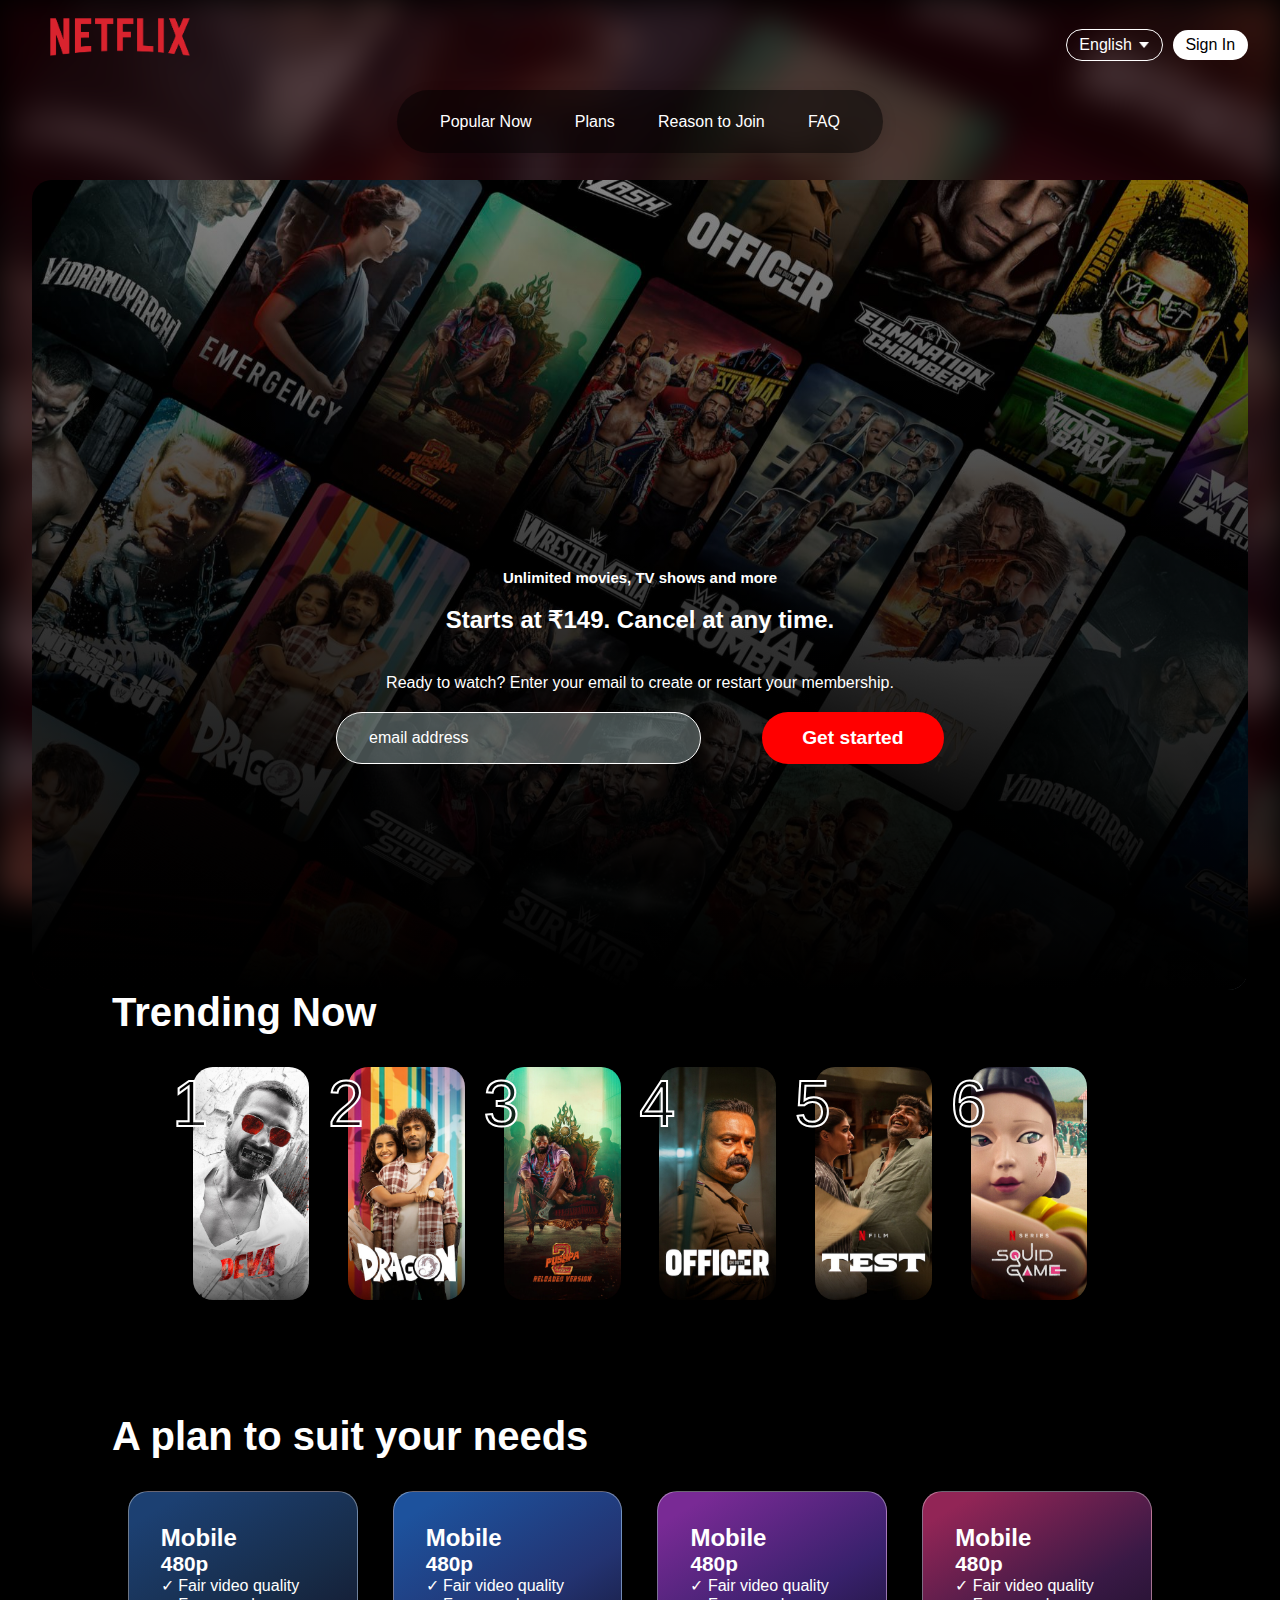
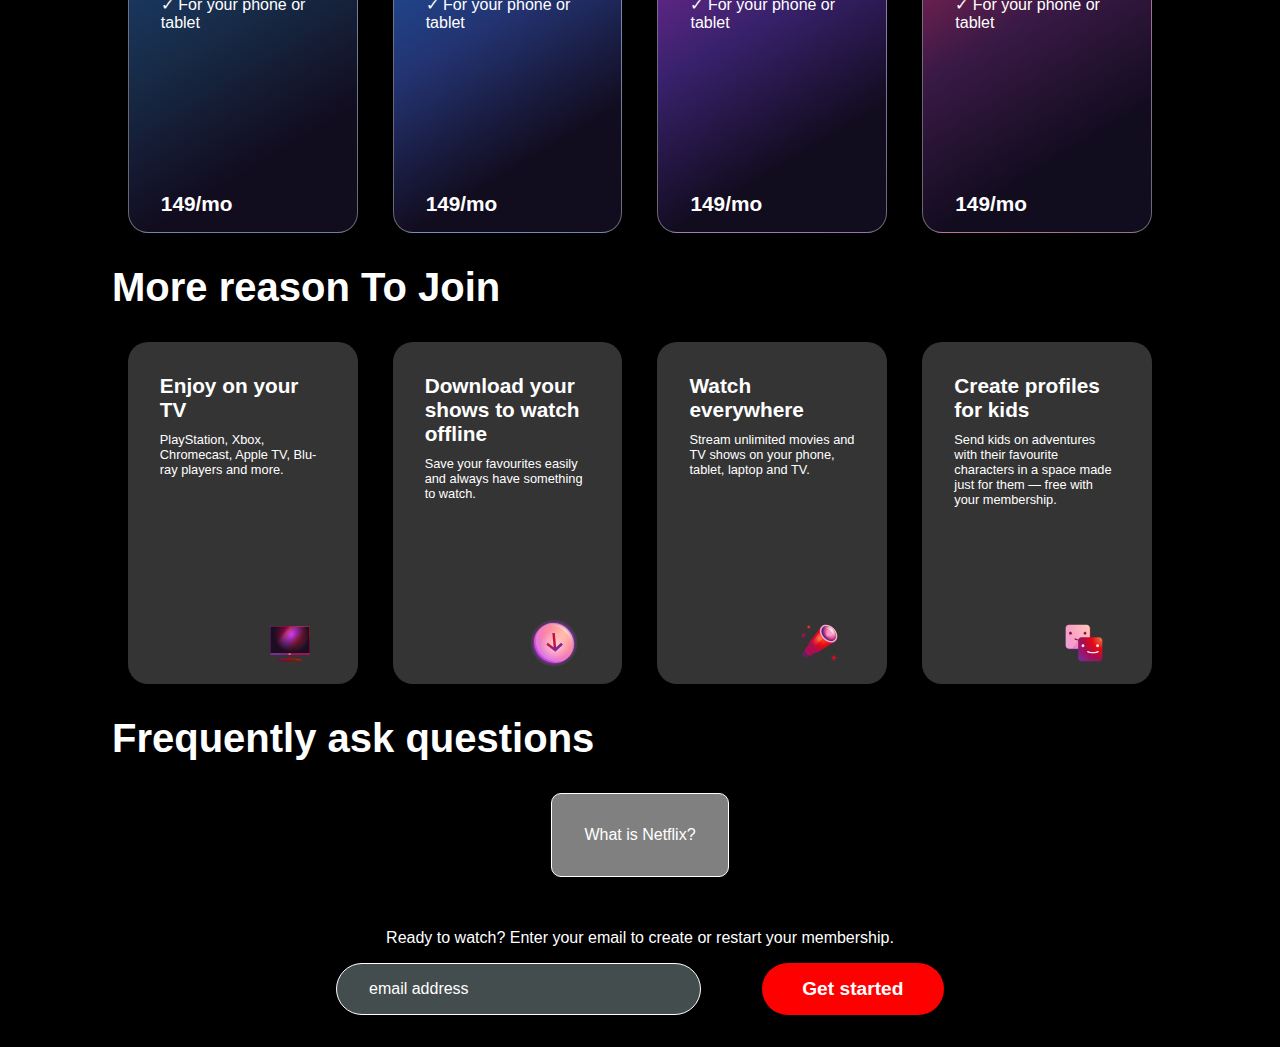
<file: index.html>
<!DOCTYPE html>
<html lang="en">
<head>
    <meta charset="UTF-8">
    <meta name="viewport" content="width=device-width, initial-scale=1.0">
    <title>Netflix Clone Website</title>
    <link rel="stylesheet" href="Netflix.css">
    <link rel="icon" href="netpic/227_Netflix_logo-512.webp">
</head>
<body>

    <div class="MainNextlix">
      <div class="backgroungContainer">
        <div class="pinkOverlay"></div>
      </div>

      <div class="containContainer">
        <nav class="nav">

            <div class="upperNav">
                <div class="upperNavleft">
                    <img class="NetflixLogo" src="Netflixlogo.png" alt="Netflix Logo">
                </div>
                <div class="upperNavRight">
                    <div class="navBarButtoncontainer">
                        <div class="langButtoncontainer">
                                      
                         <button class="languageButton">
                            
                            <p>English</p>                   
                             <img class="errow" src="down-icon.png" alt="errow">
                          </button>   

                        </div>  

                        <div class="signInButtoncontainer">
                         <button class="signInButton">Sign In</button>                       
                        </div>
                    </div>    
                </div>
            </div>
            <div class="lowerNav">
                <ul class="menulist">
                    <li class="menulistitem"> Popular Now</li>
                    <li class="menulistitem">Plans</li>
                    <li class="menulistitem">Reason to Join</li>
                    <li class="menulistitem">FAQ</li>
                </ul>
            </div>
        </nav>
        <section class="Bannersection">
            <div class="overlay"></div>
            <div class="bannercontainer">
                <h2>Unlimited movies, TV shows and more</h2>
                <h4>Starts at ₹149. Cancel at any time.</h4>
                <p>Ready to watch? Enter your email to create or restart your membership.</p>
                <div class="inputContainer">
                    <input class="emailInputBox" type="text" placeholder="email address" name="email" id="">
                    <button class="getStartedButton">Get started</button>
                </div>
            </div>
        </section>
        <section class="carouselsection">
            <h2>Trending Now</h2>        
            <div class="carouselCardContainer">
                <div class="carouselCard">
                    <div class="carouselNumberContainer">
                        <span>1</span>
                    </div>
                    <div class="carouselImageContainer">
                        <img src="no1.jpg" alt="">
                    </div>
                </div>
            <div class="carouselCard">
                <div class="carouselNumberContainer">
                    <span>2</span>
                </div>
                <div class="carouselImageContainer">
                    <img src="no2.jpg" alt="">
                </div>
            </div>  
            <div class="carouselCard">
                <div class="carouselNumberContainer">
                    <span>3</span>
                </div>
                <div class="carouselImageContainer">
                    <img src="no3.jpg" alt="">
                </div>
            </div>  
            <div class="carouselCard">
                <div class="carouselNumberContainer">
                    <span>4</span>
                </div>
                <div class="carouselImageContainer">
                    <img src="no4.jpg" alt="">
                </div>
            </div> 
            <div class="carouselCard">
                <div class="carouselNumberContainer">
                    <span>5</span>
                </div>
                <div class="carouselImageContainer">
                    <img src="no5.jpg" alt="">
                </div>
            </div>  
            <div class="carouselCard">
                <div class="carouselNumberContainer">
                    <span>6</span>
                </div>
                <div class="carouselImageContainer">
                    <img src="no6.jpg" alt="">
                </div>
            </div>   
           
        </section>
        <section class="Plansection">
            <h2>A plan to suit your needs</h2>
            <div class="plansContainer">
                <div class="planCard planCard1">
                    <div class="planCardUpperContent">
                        <h2>Mobile</h2>
                        <h4>480p</h4>
                        <p>&check; Fair video quality</p>
                        <p>&check; For your phone or tablet</p>
                    </div>
                    <div class="planCardLowerContent">
                        <h4>149/mo</h4>
                    </div>
                </div>
                <div class="planCard planCard2">
                    <div class="planCardUpperContent">
                        <h2>Mobile</h2>
                        <h4>480p</h4>
                        <p>&check; Fair video quality</p>
                        <p>&check; For your phone or tablet</p>
                    </div>
                    <div class="planCardLowerContent">
                        <h4>149/mo</h4>
                    </div>
                </div>
                <div class="planCard planCard3">
                    <div class="planCardUpperContent">
                        <h2>Mobile</h2>
                        <h4>480p</h4>
                        <p>&check; Fair video quality</p>
                        <p>&check; For your phone or tablet</p>
                    </div>
                    <div class="planCardLowerContent">
                        <h4>149/mo</h4>
                    </div>
                </div>
                <div class="planCard planCard4">
                    <div class="planCardUpperContent">
                        <h2>Mobile</h2>
                        <h4>480p</h4>
                        <p>&check; Fair video quality</p>
                        <p>&check; For your phone or tablet</p>
                    </div>
                    <div class="planCardLowerContent">
                        <h4>149/mo</h4>
                    </div>
                </div>
            </div>
        </section>
        <section class="ReasonToJoinSection">
            
                <h2>More reason To Join</h2>
                <div class="reasonContainer">
                    <div class="reasonCard reasonCard1">
                        <div class="reasonCardUpperContent">
                            <h2> Enjoy on your TV</h2>
                             <p>
                                PlayStation, Xbox, Chromecast, Apple TV, Blu-ray players and more.
                             </p>       
                        </div>
                        <div class="reasonCardLowerContent">
                           <svg width="72" height="72" viewBox="0 0 72 72" fill="none"><g id="television-core-small"><path id="Vector" fill-rule="evenodd" clip-rule="evenodd" d="M37.2 53.3992C37.2 52.7365 36.6628 52.1992 36 52.1992H34.8C34.1373 52.1992 33.6 52.7365 33.6 53.3992V56.2636C33.6 56.9129 33.0834 57.4433 32.4347 57.4739C30.3013 57.5744 28.1719 57.7834 26.0546 58.1011L19.444 59.0926C18.2692 59.2688 17.4 60.2782 17.4 61.4662V62.0992C17.4 62.4304 17.6686 62.6992 18 62.6992H52.8C53.1314 62.6992 53.4 62.4304 53.4 62.0992V61.4662C53.4 60.2782 52.5309 59.2688 51.3561 59.0926L44.7454 58.1011C42.6282 57.7834 40.4987 57.5744 38.3653 57.4739C37.7167 57.4433 37.2 56.9129 37.2 56.2636V53.3992Z" fill="url(#paint0_radial_5179_1308)"></path><path id="Vector_2" d="M18.6 60.7388C18.6 60.2306 18.9587 59.796 19.4602 59.711C22.0196 59.2775 29.7585 58.0508 35.4 58.0508C41.0415 58.0508 48.7804 59.2775 51.3398 59.711C51.8412 59.796 52.2 60.2306 52.2 60.7388C52.2 60.902 52.0575 61.0268 51.8967 61.0004C50.1219 60.707 40.9704 59.2409 35.4 59.2409C29.8295 59.2409 20.678 60.707 18.9033 61.0004C18.7425 61.0268 18.6 60.902 18.6 60.7388Z" fill="url(#paint1_radial_5179_1308)"></path><path id="Vector_3" d="M63 12H8.99995C8.00584 12 7.19995 12.8059 7.19995 13.8V51.6C7.19995 52.5941 8.00584 53.4 8.99995 53.4H63C63.9941 53.4 64.8 52.5941 64.8 51.6V13.8C64.8 12.8059 63.9941 12 63 12Z" fill="url(#paint2_linear_5179_1308)"></path><path id="Vector_4" d="M63 12H8.99995C8.00584 12 7.19995 12.8059 7.19995 13.8V51.6C7.19995 52.5941 8.00584 53.4 8.99995 53.4H63C63.9941 53.4 64.8 52.5941 64.8 51.6V13.8C64.8 12.8059 63.9941 12 63 12Z" fill="url(#paint3_radial_5179_1308)"></path><path id="Vector_5" fill-rule="evenodd" clip-rule="evenodd" d="M8.99995 12.6H63C63.663 12.6 64.2 13.1372 64.2 13.8V50.4H7.79995V13.8C7.79995 13.1372 8.33719 12.6 8.99995 12.6ZM7.19995 50.4V13.8C7.19995 12.8059 8.00581 12 8.99995 12H63C63.9942 12 64.8 12.8059 64.8 13.8V50.4V51.6C64.8 52.5941 63.9942 53.4 63 53.4H8.99995C8.00581 53.4 7.19995 52.5941 7.19995 51.6V50.4Z" fill="url(#paint4_radial_5179_1308)"></path><path id="Vector_6" d="M35.4 52.8C36.3941 52.8 37.2 52.3971 37.2 51.9C37.2 51.4029 36.3941 51 35.4 51C34.4059 51 33.6 51.4029 33.6 51.9C33.6 52.3971 34.4059 52.8 35.4 52.8Z" fill="url(#paint5_radial_5179_1308)"></path></g><defs><radialGradient id="paint0_radial_5179_1308" cx="0" cy="0" r="1" gradientUnits="userSpaceOnUse" gradientTransform="translate(50.3269 49.3723) rotate(118.526) scale(55.1579 46.2871)"><stop stop-color="#802600"></stop><stop offset="0.333333" stop-color="#6F181D"></stop><stop offset="0.666667" stop-color="#5B1333"></stop><stop offset="1" stop-color="#391945"></stop></radialGradient><radialGradient id="paint1_radial_5179_1308" cx="0" cy="0" r="1" gradientUnits="userSpaceOnUse" gradientTransform="translate(48.1077 53.6128) rotate(158.116) scale(32.7275 42.219)"><stop stop-color="#99421D"></stop><stop offset="0.333333" stop-color="#99161D"></stop><stop offset="0.666667" stop-color="#7D1845"></stop><stop offset="1" stop-color="#59216E"></stop></radialGradient><linearGradient id="paint2_linear_5179_1308" x1="10.4727" y1="14.9572" x2="56.1755" y2="51.4814" gradientUnits="userSpaceOnUse"><stop stop-color="#99161D"></stop><stop offset="0.245283" stop-color="#CA005B"></stop><stop offset="0.346698" stop-color="#FF479A"></stop><stop offset="0.46934" stop-color="#CC3CFF"></stop><stop offset="0.735849" stop-color="#BC1A22"></stop><stop offset="1" stop-color="#C94FF5"></stop></linearGradient><radialGradient id="paint3_radial_5179_1308" cx="0" cy="0" r="1" gradientUnits="userSpaceOnUse" gradientTransform="translate(38.6181 23.8286) rotate(90) scale(25.9571 25.8545)"><stop stop-color="#1C0E20" stop-opacity="0"></stop><stop offset="1" stop-color="#1C0E20"></stop></radialGradient><radialGradient id="paint4_radial_5179_1308" cx="0" cy="0" r="1" gradientUnits="userSpaceOnUse" gradientTransform="translate(54 20.1938) rotate(144.293) scale(47.2897 44.8232)"><stop stop-color="#EF7744"></stop><stop offset="0.333333" stop-color="#E50914"></stop><stop offset="0.666667" stop-color="#A70D53"></stop><stop offset="1" stop-color="#792A95"></stop></radialGradient><radialGradient id="paint5_radial_5179_1308" cx="0" cy="0" r="1" gradientUnits="userSpaceOnUse" gradientTransform="translate(36.525 51.3562) rotate(135) scale(4.58735)"><stop stop-color="#FFDCCC"></stop><stop offset="0.333333" stop-color="#FFBDC0"></stop><stop offset="0.666667" stop-color="#F89DC6"></stop><stop offset="1" stop-color="#E4A1FA"></stop></radialGradient></defs></svg>
                        </div>
                    </div>
                    <div class="reasonCard reasonCard2">
                        <div class="reasonCardUpperContent">
                            <h2>Download your shows to watch offline</h2>
                            <p>Save your favourites easily and always have something to watch.</p>
                        </div>
                        <div class="reasonCardLowerContent">
                          <svg width="72" height="72" viewBox="0 0 72 72" fill="none"><g id="download-core-small"><path id="Vector" d="M36 70.2008C54.8882 70.2008 70.2001 54.8889 70.2001 36.0008C70.2001 17.1126 54.8882 1.80078 36 1.80078C17.1119 1.80078 1.80005 17.1126 1.80005 36.0008C1.80005 54.8889 17.1119 70.2008 36 70.2008Z" fill="url(#paint0_radial_5179_7940)"></path><path id="Vector_2" opacity="0.4" d="M64.7658 36.195C65.5206 51.5916 53.7908 63.5824 38.5668 62.977C23.3428 62.3722 10.3893 49.4 9.63446 34.0034C8.87954 18.6068 20.6091 6.61594 35.8331 7.22116C51.0571 7.82638 64.0104 20.7984 64.7658 36.195Z" fill="url(#paint1_radial_5179_7940)"></path><path id="Vector_3" d="M62.3657 37.9958C63.1205 53.3924 51.3908 65.3832 36.1668 64.7778C20.9428 64.173 7.9893 51.2008 7.23444 35.8041C6.47952 20.4075 18.2091 8.41672 33.4331 9.02194C48.6571 9.62716 61.6103 22.5992 62.3657 37.9958Z" fill="url(#paint2_radial_5179_7940)"></path><path id="Vector_4" opacity="0.5" d="M64.7658 36.195C65.5206 51.5916 53.7908 63.5824 38.5668 62.977C23.3428 62.3722 10.3893 49.4 9.63446 34.0034C8.87954 18.6068 20.6091 6.61594 35.8331 7.22116C51.0571 7.82638 64.0104 20.7984 64.7658 36.195Z" fill="url(#paint3_radial_5179_7940)"></path><path id="Vector_5" opacity="0.6" d="M36.9 60.6C48.6636 60.6 58.2 51.0637 58.2 39.3C58.2 27.5363 48.6636 18 36.9 18C25.1363 18 15.6 27.5363 15.6 39.3C15.6 51.0637 25.1363 60.6 36.9 60.6Z" fill="url(#paint4_radial_5179_7940)"></path><path id="Vector_6" fill-rule="evenodd" clip-rule="evenodd" d="M39.0849 42.2727L46.3387 35.76L48.8945 38.5142L38.9118 47.477L37.8466 48.4333L36.6071 47.477L24.9899 38.5142L27.0434 35.76L35.4849 42.2727L33.6 21.6016H37.2L39.0849 42.2727Z" fill="url(#paint5_radial_5179_7940)"></path><path id="Vector_7" opacity="0.4" fill-rule="evenodd" clip-rule="evenodd" d="M61.6566 34.9618C61.7832 35.3893 62.391 35.3233 62.3694 34.878C61.6962 21.1369 50.1509 9.55975 36.5817 9.01957C34.4606 8.93515 32.4155 9.12541 30.4772 9.55909C30.0745 9.64915 30.1575 10.2082 30.5697 10.2246C45.0094 10.7979 57.6246 21.2971 61.6566 34.9618Z" fill="url(#paint6_radial_5179_7940)"></path></g><defs><radialGradient id="paint0_radial_5179_7940" cx="0" cy="0" r="1" gradientUnits="userSpaceOnUse" gradientTransform="translate(36.0001 36.1837) rotate(-90) scale(34.3829)"><stop offset="0.782019" stop-color="#982DBE"></stop><stop offset="0.906819" stop-color="#B038DC" stop-opacity="0.2"></stop><stop offset="1" stop-color="#E4A1FA" stop-opacity="0"></stop></radialGradient><radialGradient id="paint1_radial_5179_7940" cx="0" cy="0" r="1" gradientUnits="userSpaceOnUse" gradientTransform="translate(52.9937 20.0992) rotate(135) scale(49.9836)"><stop stop-color="#FFDCCC"></stop><stop offset="0.333333" stop-color="#FFBDC0"></stop><stop offset="0.666667" stop-color="#F89DC6"></stop><stop offset="1" stop-color="#E4A1FA"></stop></radialGradient><radialGradient id="paint2_radial_5179_7940" cx="0" cy="0" r="1" gradientUnits="userSpaceOnUse" gradientTransform="translate(52.7999 19.6937) rotate(135) scale(53.1037)"><stop stop-color="#FFA984"></stop><stop offset="0.333333" stop-color="#FF787F"></stop><stop offset="0.666667" stop-color="#F45FA2"></stop><stop offset="1" stop-color="#C44AF1"></stop></radialGradient><radialGradient id="paint3_radial_5179_7940" cx="0" cy="0" r="1" gradientUnits="userSpaceOnUse" gradientTransform="translate(52.9937 20.0992) rotate(135) scale(49.9836)"><stop stop-color="#FFDCCC"></stop><stop offset="0.333333" stop-color="#FFBDC0"></stop><stop offset="0.666667" stop-color="#F89DC6"></stop><stop offset="1" stop-color="#E4A1FA"></stop></radialGradient><radialGradient id="paint4_radial_5179_7940" cx="0" cy="0" r="1" gradientUnits="userSpaceOnUse" gradientTransform="translate(36.9 39.3) scale(21.3)"><stop stop-color="white"></stop><stop offset="1" stop-color="white" stop-opacity="0"></stop></radialGradient><radialGradient id="paint5_radial_5179_7940" cx="0" cy="0" r="1" gradientUnits="userSpaceOnUse" gradientTransform="translate(31.2 32.1016) rotate(39.5226) scale(15.5567)"><stop stop-color="#EF7744"></stop><stop offset="0.2406" stop-color="#E50914"></stop><stop offset="1" stop-color="#792A95"></stop></radialGradient><radialGradient id="paint6_radial_5179_7940" cx="0" cy="0" r="1" gradientUnits="userSpaceOnUse" gradientTransform="translate(50.7 21.3) rotate(-180) scale(30)"><stop stop-color="white"></stop><stop offset="1" stop-color="white" stop-opacity="0"></stop></radialGradient></defs></svg>
                        </div>
                    </div>
                    <div class="reasonCard reasonCard3">
                        <div class="reasonCardUpperContent">
                            <h2>Watch everywhere</h2>
                            <p>Stream unlimited movies and TV shows on your phone, tablet, laptop and TV.</p>
                        </div>
                        <div class="reasonCardLowerContent">
                           <svg width="72" height="72" viewBox="0 0 72 72" fill="none"><g id="telescope-core-small"><path id="Vector" d="M24.0492 36.6016L33.6 46.3898L17.8029 56.8633C17.8029 56.8633 15.8891 57.6983 13.625 55.2638C11.361 52.8293 12.1235 51.238 12.1235 51.238L24.0492 36.6016Z" fill="url(#paint0_radial_5179_1664)"></path><path id="Vector_2" d="M25.0344 34.1992L36 46.151L25.0616 53.8043C25.0616 53.8043 21.8289 55.0984 18.0987 51.0172C14.3686 46.9358 15.9198 44.5105 15.9198 44.5105L25.0344 34.1992Z" fill="url(#paint1_radial_5179_1664)"></path><path id="Vector_3" d="M39 13.0195L59.1 33.6788L32.5325 50.4142C32.5325 50.4142 28.7459 50.2552 24.3978 45.4897C20.0498 40.7243 21.4096 35.8101 21.4096 35.8101L39 13.0195Z" fill="url(#paint2_radial_5179_1664)"></path><path id="Vector_4" d="M57.6709 15.3516C63.1044 21.2807 63.9858 29.2883 59.6386 33.2371C55.2916 37.186 47.3628 35.5806 41.9292 29.6515C36.4954 23.7224 35.6145 15.7148 39.9615 11.766C44.3084 7.81716 52.2372 9.42252 57.6709 15.3516Z" fill="url(#paint3_radial_5179_1664)"></path><path id="Vector_5" d="M58.3787 31.255C54.8121 34.5032 48.2143 33.0817 43.6421 28.0798C39.07 23.078 38.2547 16.39 41.8213 13.1419C45.3879 9.89364 51.9857 11.3152 56.5579 16.3171C61.1298 21.3189 61.9452 28.0069 58.3787 31.255Z" fill="url(#paint4_radial_5179_1664)"></path><path id="Vector_6" opacity="0.85" d="M59.6783 28.823C60.576 24.1785 59.6544 20.5934 56.1603 16.6199C52.6662 12.6464 47.3508 10.8657 43.7796 12.7598C39.371 15.098 48.3734 13.5961 53.4577 19.5815C57.8259 24.724 58.8516 33.1009 59.6783 28.823Z" fill="url(#paint5_radial_5179_1664)"></path><path id="Vector_7" opacity="0.4" d="M50.3979 25.2452C50.4549 26.7239 49.2932 27.7677 47.8032 27.5766C46.3131 27.3856 45.059 26.032 45.002 24.5532C44.945 23.0745 46.1067 22.0307 47.5968 22.2218C49.0868 22.4128 50.341 23.7664 50.3979 25.2452Z" fill="url(#paint6_radial_5179_1664)"></path><path id="Vector_8" opacity="0.6" d="M36.9217 21.0039L26.4258 34.3627C26.3297 36.4604 28.2903 39.5534 30.0334 40.8344L41.2345 29.9105C39.6 28.2005 36.9591 24.1025 36.9217 21.0039Z" fill="url(#paint7_radial_5179_1664)"></path><path id="Vector_9" fill-rule="evenodd" clip-rule="evenodd" d="M20.0576 9.60156L21.479 11.7187L24 11.0654L22.3575 13.0272L23.7789 15.1444L21.3424 14.2397L19.7 16.2016L19.8365 13.6806L17.4 12.7759L19.9209 12.1225L20.0576 9.60156ZM58.776 52.8016L58.9623 56.4685L62.4 57.4188L59.0774 58.7347L59.2637 62.4016L57.0239 59.548L53.7014 60.8638L55.6397 57.7843L53.4 54.9307L56.8377 55.8811L58.776 52.8016ZM15.206 24.2101L15.8768 21.0016L13.4793 23.1964L10.6853 21.5563L11.9975 24.553L9.59998 26.7478L12.8085 26.405L14.1207 29.4016L14.7915 26.1931L18 25.8502L15.206 24.2101Z" fill="url(#paint8_linear_5179_1664)"></path></g><defs><radialGradient id="paint0_radial_5179_1664" cx="0" cy="0" r="1" gradientUnits="userSpaceOnUse" gradientTransform="translate(36.6875 32.7016) rotate(135) scale(34.9134)"><stop stop-color="#99421D"></stop><stop offset="0.333333" stop-color="#99161D"></stop><stop offset="0.666667" stop-color="#7D1845"></stop><stop offset="1" stop-color="#59216E"></stop></radialGradient><radialGradient id="paint1_radial_5179_1664" cx="0" cy="0" r="1" gradientUnits="userSpaceOnUse" gradientTransform="translate(42.5937 27.2992) rotate(135) scale(44.5477 44.5279)"><stop stop-color="#EF7744"></stop><stop offset="0.333333" stop-color="#E50914"></stop><stop offset="0.666667" stop-color="#A70D53"></stop><stop offset="1" stop-color="#792A95"></stop></radialGradient><radialGradient id="paint2_radial_5179_1664" cx="0" cy="0" r="1" gradientUnits="userSpaceOnUse" gradientTransform="translate(42.3 29.106) rotate(135) scale(31.8127)"><stop stop-color="#FB540D"></stop><stop offset="0.333333" stop-color="#E50914"></stop><stop offset="0.666667" stop-color="#A70D53"></stop><stop offset="1" stop-color="#792A95"></stop></radialGradient><radialGradient id="paint3_radial_5179_1664" cx="0" cy="0" r="1" gradientUnits="userSpaceOnUse" gradientTransform="translate(57.675 14.7078) rotate(134.326) scale(24.0433 24.0367)"><stop stop-color="#FFDCCC"></stop><stop offset="0.333333" stop-color="#FFBDC0"></stop><stop offset="0.666667" stop-color="#F89DC6"></stop><stop offset="1" stop-color="#E4A1FA"></stop></radialGradient><radialGradient id="paint4_radial_5179_1664" cx="0" cy="0" r="1" gradientUnits="userSpaceOnUse" gradientTransform="translate(52.1305 21.273) rotate(141.875) scale(9.87138 12.8159)"><stop offset="0.307292" stop-color="#F89DC6"></stop><stop offset="0.645392" stop-color="#E75094"></stop><stop offset="1" stop-color="#59216E"></stop></radialGradient><radialGradient id="paint5_radial_5179_1664" cx="0" cy="0" r="1" gradientUnits="userSpaceOnUse" gradientTransform="translate(55.8 15.6) rotate(135) scale(13.1522)"><stop stop-color="white"></stop><stop offset="1" stop-color="white" stop-opacity="0"></stop></radialGradient><radialGradient id="paint6_radial_5179_1664" cx="0" cy="0" r="1" gradientUnits="userSpaceOnUse" gradientTransform="translate(49.2362 22.9648) rotate(131.079) scale(5.08644 6.006)"><stop stop-color="white"></stop><stop offset="1" stop-color="white" stop-opacity="0"></stop></radialGradient><radialGradient id="paint7_radial_5179_1664" cx="0" cy="0" r="1" gradientUnits="userSpaceOnUse" gradientTransform="translate(36.8758 29.1353) rotate(137.622) scale(13.5764)"><stop stop-color="#FFA984"></stop><stop offset="1" stop-color="#F7636B" stop-opacity="0"></stop></radialGradient><linearGradient id="paint8_linear_5179_1664" x1="44.65" y1="27.9016" x2="24.25" y2="48.3016" gradientUnits="userSpaceOnUse"><stop stop-color="#EF7744"></stop><stop offset="0.333333" stop-color="#E50914"></stop><stop offset="0.666667" stop-color="#A70D53"></stop><stop offset="1" stop-color="#792A95"></stop></linearGradient></defs></svg>
                        </div>
                    </div>
                    <div class="reasonCard reasonCard4">
                        <div class="reasonCardUpperContent">
                            <h2>Create profiles for kids</h2>
                            <p>Send kids on adventures with their favourite characters in a space made just for them — free with your membership.

                            </p>
                           
                        </div>
                        <div class="reasonCardLowerContent">
                            <svg width="72" height="72" viewBox="0 0 72 72" fill="none"><g id="profiles-core-small"><path id="Vector" d="M10.8 15.6008C10.8 12.9499 12.949 10.8008 15.5999 10.8008H40.8C43.4509 10.8008 45.6 12.9498 45.6 15.6008V40.8007C45.6 43.4516 43.4509 45.6007 40.8 45.6007H15.6C12.949 45.6007 10.8 43.4517 10.8 40.8007V15.6008Z" fill="url(#paint0_radial_5179_7919)"></path><path id="Vector_2" d="M9.59998 14.4016C9.59998 11.7506 11.749 9.60162 14.4 9.60156H39.6C42.251 9.60156 44.4 11.7506 44.4 14.4016V39.6015C44.4 42.2525 42.251 44.4015 39.6 44.4015H14.4C11.749 44.4016 9.59998 42.2525 9.59998 39.6015V14.4016Z" fill="url(#paint1_radial_5179_7919)"></path><path id="Vector_3" d="M18.6 21.9008C18.6 23.0606 17.6598 24.0008 16.5 24.0008C15.3402 24.0008 14.4 23.0606 14.4 21.9008C14.4 20.741 15.3402 19.8008 16.5 19.8008C17.6598 19.8008 18.6 20.741 18.6 21.9008Z" fill="url(#paint2_radial_5179_7919)"></path><path id="Vector_4" d="M39.6 21.9008C39.6 23.0606 38.6598 24.0008 37.5 24.0008C36.3402 24.0008 35.4 23.0606 35.4 21.9008C35.4 20.741 36.3402 19.8008 37.5 19.8008C38.6598 19.8008 39.6 20.741 39.6 21.9008Z" fill="url(#paint3_radial_5179_7919)"></path><path id="Vector_5" d="M23.6713 29.4501C23.2437 29.1967 22.6917 29.3379 22.4383 29.7655C22.1848 30.1932 22.3261 30.7452 22.7537 30.9986C23.8254 31.6337 26.769 32.7744 30.6375 32.7744C34.506 32.7744 37.4497 31.6337 38.5213 30.9986C38.949 30.7452 39.0902 30.1932 38.8368 29.7655C38.5834 29.3379 38.0313 29.1967 37.6037 29.4501C36.8191 29.9151 34.194 30.9744 30.6375 30.9744C27.081 30.9744 24.456 29.9151 23.6713 29.4501Z" fill="url(#paint4_radial_5179_7919)"></path><path id="Vector_6" opacity="0.35" d="M19.2 44.4016H28.2L32.4 27.6016C30.2787 28.1801 28.4542 29.5387 27.2921 31.4053L19.2 44.4016Z" fill="url(#paint5_radial_5179_7919)"></path><path id="Vector_7" d="M27.6 32.4016C27.6 29.7506 29.749 27.6016 32.4 27.6016L57.6 27.6016C60.2508 27.6016 62.4 29.7506 62.4 32.4016V57.6015C62.4 60.2524 60.2508 62.4016 57.6 62.4016H32.4C29.749 62.4016 27.6 60.2524 27.6 57.6016V32.4016Z" fill="url(#paint6_radial_5179_7919)"></path><path id="Vector_8" d="M36.6 39.9008C36.6 41.0606 35.6598 42.0008 34.5 42.0008C33.3402 42.0008 32.4 41.0606 32.4 39.9008C32.4 38.741 33.3402 37.8008 34.5 37.8008C35.6598 37.8008 36.6 38.741 36.6 39.9008Z" fill="url(#paint7_radial_5179_7919)"></path><path id="Vector_9" d="M57.6 39.9008C57.6 41.0606 56.6598 42.0008 55.5 42.0008C54.3402 42.0008 53.4 41.0606 53.4 39.9008C53.4 38.741 54.3402 37.8008 55.5 37.8008C56.6598 37.8008 57.6 38.741 57.6 39.9008Z" fill="url(#paint8_radial_5179_7919)"></path><path id="Vector_10" d="M41.8213 47.6025C41.3937 47.349 40.8416 47.4903 40.5882 47.9179C40.3348 48.3455 40.476 48.8976 40.9037 49.1509C41.9753 49.786 44.919 50.9267 48.7875 50.9267C52.656 50.9267 55.5996 49.786 56.6713 49.1509C57.0989 48.8976 57.2402 48.3455 56.9867 47.9179C56.7333 47.4903 56.1813 47.349 55.7537 47.6025C54.969 48.0674 52.344 49.1267 48.7875 49.1267C45.231 49.1267 42.6059 48.0674 41.8213 47.6025Z" fill="url(#paint9_radial_5179_7919)"></path></g><defs><radialGradient id="paint0_radial_5179_7919" cx="0" cy="0" r="1" gradientUnits="userSpaceOnUse" gradientTransform="translate(39.075 17.6882) rotate(135) scale(32.8097)"><stop stop-color="#99421D"></stop><stop offset="0.333333" stop-color="#99161D"></stop><stop offset="0.666667" stop-color="#7D1845"></stop><stop offset="1" stop-color="#59216E"></stop></radialGradient><radialGradient id="paint1_radial_5179_7919" cx="0" cy="0" r="1" gradientUnits="userSpaceOnUse" gradientTransform="translate(62.4 8.70157) rotate(133.87) scale(75.3216)"><stop stop-color="#FFDCCC"></stop><stop offset="0.333333" stop-color="#FFBDC0"></stop><stop offset="0.666667" stop-color="#F89DC6"></stop><stop offset="1" stop-color="#E4A1FA"></stop></radialGradient><radialGradient id="paint2_radial_5179_7919" cx="0" cy="0" r="1" gradientUnits="userSpaceOnUse" gradientTransform="translate(60.3 11.1008) rotate(133.939) scale(68.7426 55.9547)"><stop stop-color="#99421D"></stop><stop offset="0.333333" stop-color="#99161D"></stop><stop offset="0.666667" stop-color="#7D1845"></stop><stop offset="1" stop-color="#59216E"></stop></radialGradient><radialGradient id="paint3_radial_5179_7919" cx="0" cy="0" r="1" gradientUnits="userSpaceOnUse" gradientTransform="translate(60.3 11.1008) rotate(133.939) scale(68.7426 55.9547)"><stop stop-color="#99421D"></stop><stop offset="0.333333" stop-color="#99161D"></stop><stop offset="0.666667" stop-color="#7D1845"></stop><stop offset="1" stop-color="#59216E"></stop></radialGradient><radialGradient id="paint4_radial_5179_7919" cx="0" cy="0" r="1" gradientUnits="userSpaceOnUse" gradientTransform="translate(60.3 11.0994) rotate(133.939) scale(68.7426 55.9548)"><stop stop-color="#99421D"></stop><stop offset="0.333333" stop-color="#99161D"></stop><stop offset="0.666667" stop-color="#7D1845"></stop><stop offset="1" stop-color="#59216E"></stop></radialGradient><radialGradient id="paint5_radial_5179_7919" cx="0" cy="0" r="1" gradientUnits="userSpaceOnUse" gradientTransform="translate(39.6 27.9016) rotate(135) scale(23.3345)"><stop stop-color="#FFA984"></stop><stop offset="0.333333" stop-color="#FF787F"></stop><stop offset="0.666667" stop-color="#F45FA2"></stop><stop offset="1" stop-color="#C44AF1"></stop></radialGradient><radialGradient id="paint6_radial_5179_7919" cx="0" cy="0" r="1" gradientUnits="userSpaceOnUse" gradientTransform="translate(61.8 29.7016) rotate(135) scale(43.2749)"><stop stop-color="#EF7744"></stop><stop offset="0.333333" stop-color="#E50914"></stop><stop offset="0.666667" stop-color="#A70D53"></stop><stop offset="1" stop-color="#792A95"></stop></radialGradient><radialGradient id="paint7_radial_5179_7919" cx="0" cy="0" r="1" gradientUnits="userSpaceOnUse" gradientTransform="translate(62.1 11.1008) rotate(137.146) scale(73.6614 60.3576)"><stop stop-color="#FFDCCC"></stop><stop offset="0.333333" stop-color="#FDF6F6"></stop><stop offset="0.666667" stop-color="#FADCE9"></stop><stop offset="1" stop-color="#E4A1FA"></stop></radialGradient><radialGradient id="paint8_radial_5179_7919" cx="0" cy="0" r="1" gradientUnits="userSpaceOnUse" gradientTransform="translate(62.1 11.1008) rotate(137.146) scale(73.6614 60.3576)"><stop stop-color="#FFDCCC"></stop><stop offset="0.333333" stop-color="#FDF6F6"></stop><stop offset="0.666667" stop-color="#FADCE9"></stop><stop offset="1" stop-color="#E4A1FA"></stop></radialGradient><radialGradient id="paint9_radial_5179_7919" cx="0" cy="0" r="1" gradientUnits="userSpaceOnUse" gradientTransform="translate(62.1 11.1017) rotate(137.146) scale(73.6614 60.3576)"><stop stop-color="#FFDCCC"></stop><stop offset="0.333333" stop-color="#FDF6F6"></stop><stop offset="0.666667" stop-color="#FADCE9"></stop><stop offset="1" stop-color="#E4A1FA"></stop></radialGradient></defs></svg>
                        </div>
                    </div>
                </div>
           
        </section>
        <section class="freqSection">
            <h2>Frequently ask questions</h2>
                <div class="freqSectionContainer">           
                     <div class="freqQuestion">
                       <p>What is Netflix?</p>                    
                    </div>
                </div>
            
        </section>
        <section class="GetstartSection">
                <p>Ready to watch? Enter your email to create or restart your membership.</p>
             <div class="inputContainer">
                <input class="emailInputBox" type="text" placeholder="email address" name="email" id="">
                <button class="getStartedButton">Get started</button>
             </div>
        </section>
        
    </div> 
</div>
</body>
</html>
</file>
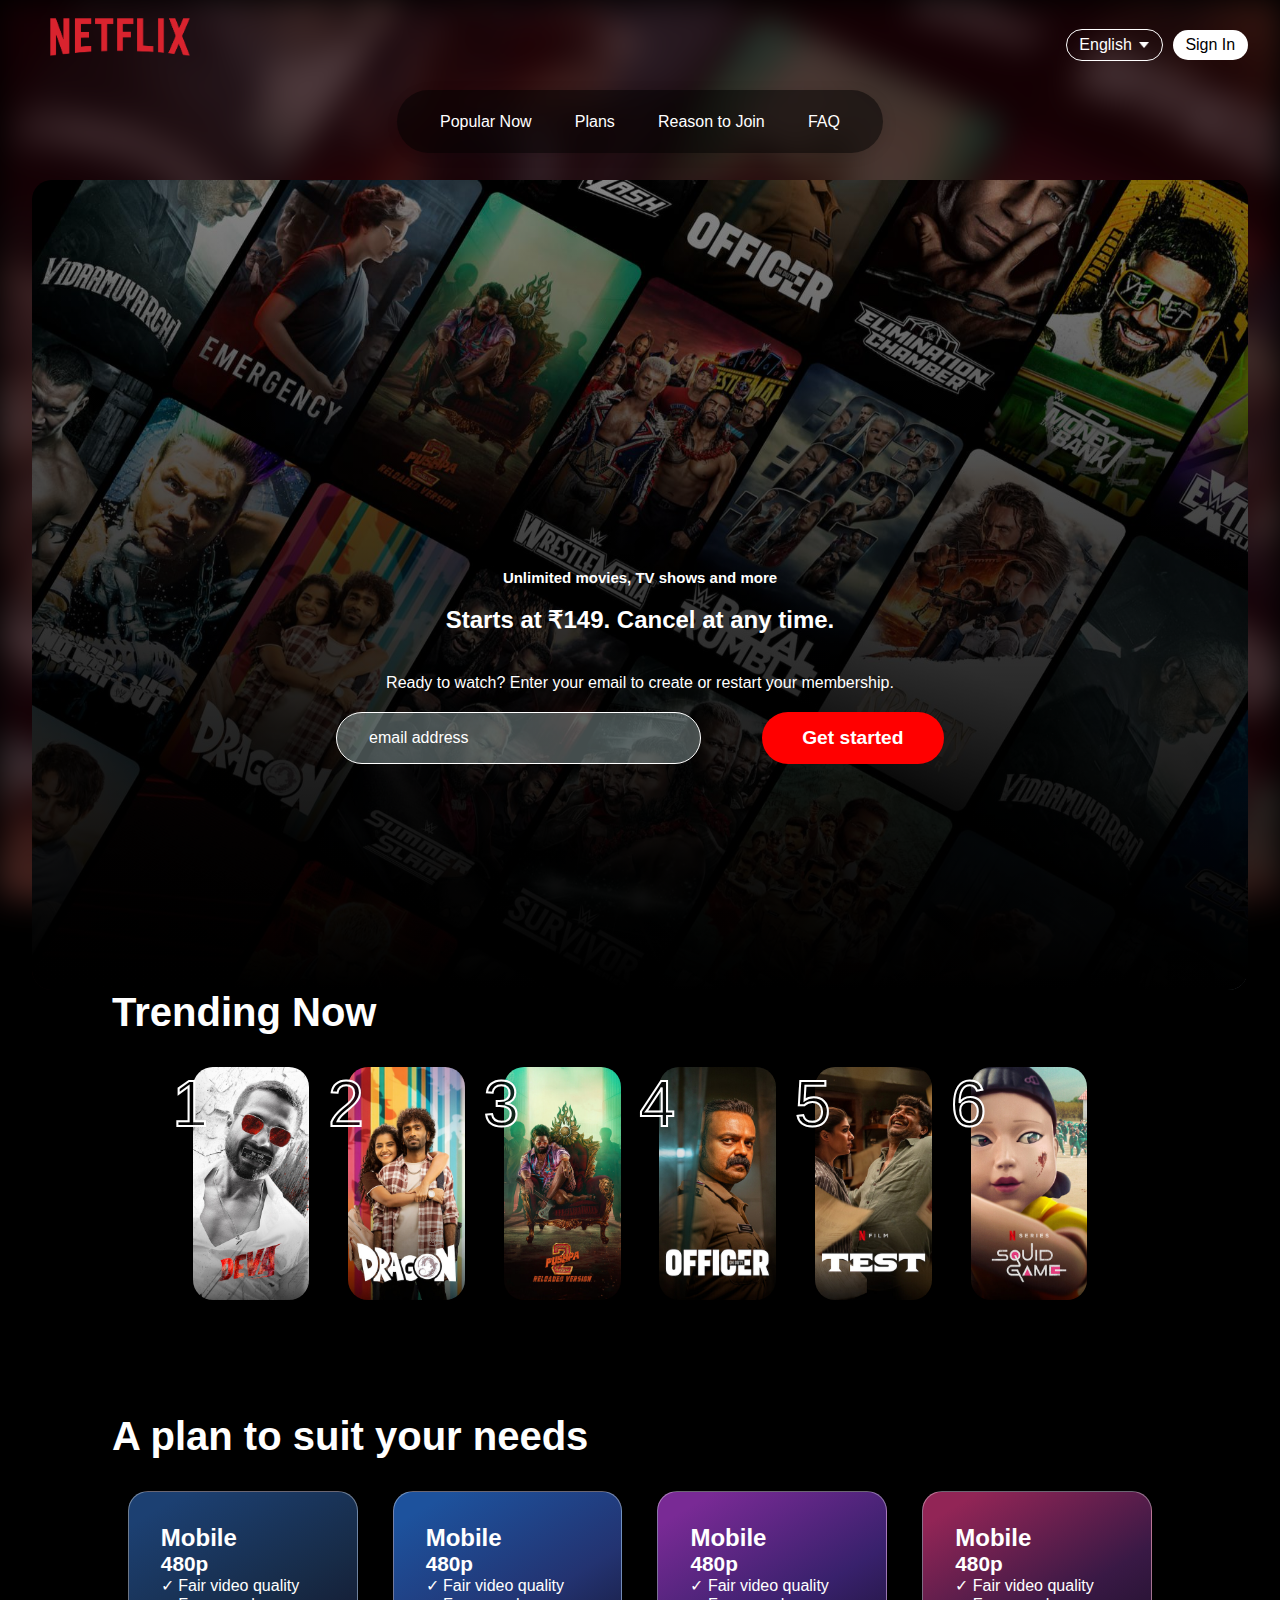
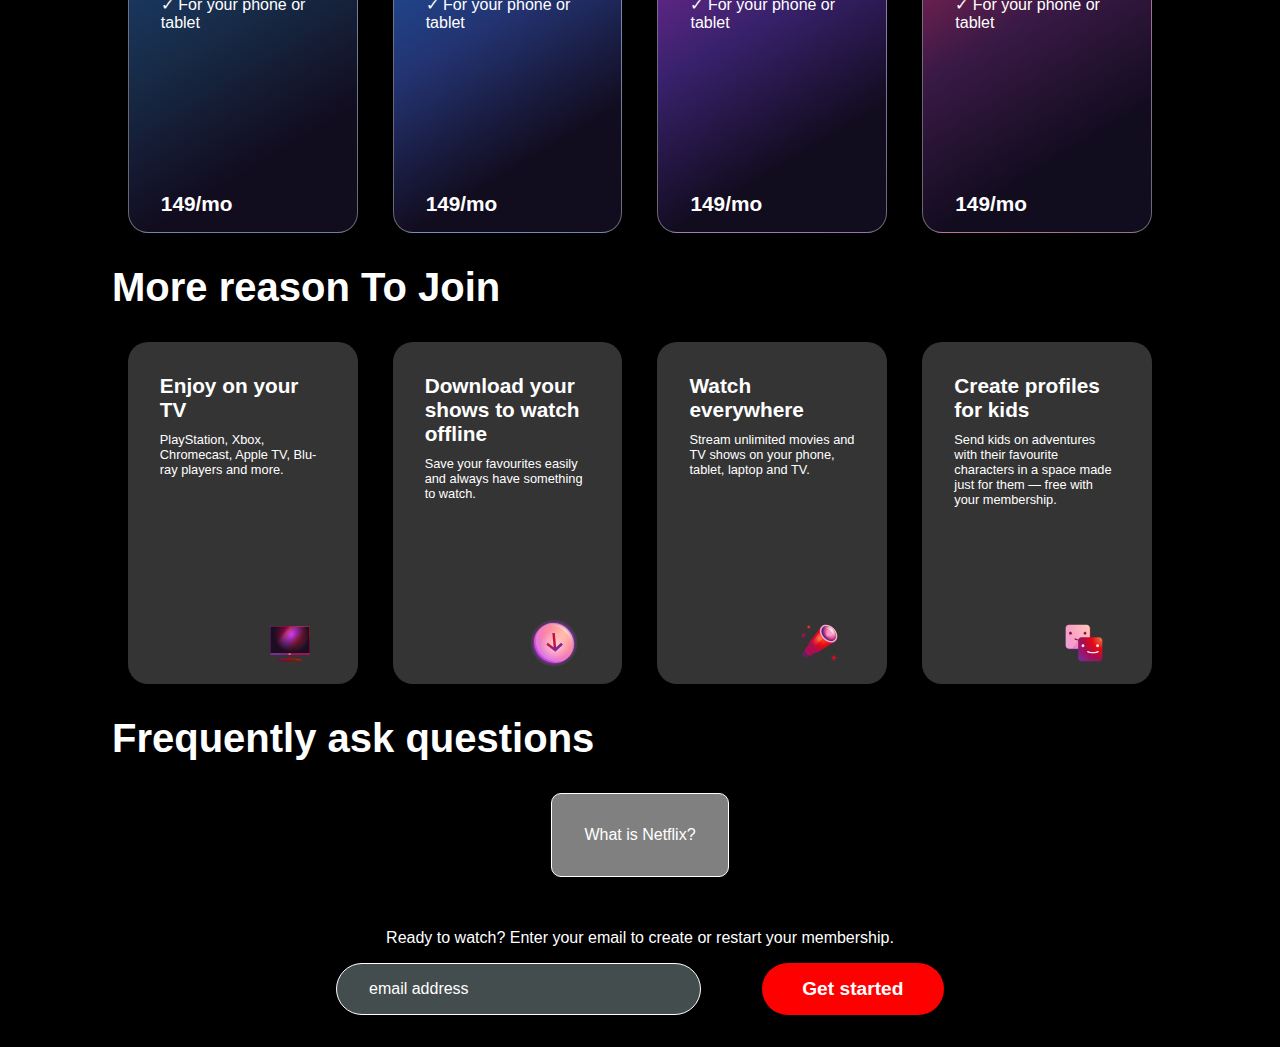
<file: Netflix.html>
<!DOCTYPE html>
<html lang="en">
<head>
    <meta charset="UTF-8">
    <meta name="viewport" content="width=device-width, initial-scale=1.0">
    <title>Netflix Clone Website</title>
    <link rel="stylesheet" href="Netflix.css">
    <link rel="icon" href="netpic/227_Netflix_logo-512.webp">
</head>
<body>

    <div class="MainNextlix">
      <div class="backgroungContainer">
        <div class="pinkOverlay"></div>
      </div>

      <div class="containContainer">
        <nav class="nav">

            <div class="upperNav">
                <div class="upperNavleft">
                    <img class="NetflixLogo" src="Netflixlogo.png" alt="Netflix Logo">
                </div>
                <div class="upperNavRight">
                    <div class="navBarButtoncontainer">
                        <div class="langButtoncontainer">
                                      
                         <button class="languageButton">
                            
                            <p>English</p>                   
                             <img class="errow" src="down-icon.png" alt="errow">
                          </button>   

                        </div>  

                        <div class="signInButtoncontainer">
                         <button class="signInButton">Sign In</button>                       
                        </div>
                    </div>    
                </div>
            </div>
            <div class="lowerNav">
                <ul class="menulist">
                    <li class="menulistitem"> Popular Now</li>
                    <li class="menulistitem">Plans</li>
                    <li class="menulistitem">Reason to Join</li>
                    <li class="menulistitem">FAQ</li>
                </ul>
            </div>
        </nav>
        <section class="Bannersection">
            <div class="overlay"></div>
            <div class="bannercontainer">
                <h2>Unlimited movies, TV shows and more</h2>
                <h4>Starts at ₹149. Cancel at any time.</h4>
                <p>Ready to watch? Enter your email to create or restart your membership.</p>
                <div class="inputContainer">
                    <input class="emailInputBox" type="text" placeholder="email address" name="email" id="">
                    <button class="getStartedButton">Get started</button>
                </div>
            </div>
        </section>
        <section class="carouselsection">
            <h2>Trending Now</h2>        
            <div class="carouselCardContainer">
                <div class="carouselCard">
                    <div class="carouselNumberContainer">
                        <span>1</span>
                    </div>
                    <div class="carouselImageContainer">
                        <img src="no1.jpg" alt="">
                    </div>
                </div>
            <div class="carouselCard">
                <div class="carouselNumberContainer">
                    <span>2</span>
                </div>
                <div class="carouselImageContainer">
                    <img src="no2.jpg" alt="">
                </div>
            </div>  
            <div class="carouselCard">
                <div class="carouselNumberContainer">
                    <span>3</span>
                </div>
                <div class="carouselImageContainer">
                    <img src="no3.jpg" alt="">
                </div>
            </div>  
            <div class="carouselCard">
                <div class="carouselNumberContainer">
                    <span>4</span>
                </div>
                <div class="carouselImageContainer">
                    <img src="no4.jpg" alt="">
                </div>
            </div> 
            <div class="carouselCard">
                <div class="carouselNumberContainer">
                    <span>5</span>
                </div>
                <div class="carouselImageContainer">
                    <img src="no5.jpg" alt="">
                </div>
            </div>  
            <div class="carouselCard">
                <div class="carouselNumberContainer">
                    <span>6</span>
                </div>
                <div class="carouselImageContainer">
                    <img src="no6.jpg" alt="">
                </div>
            </div>   
           
        </section>
        <section class="Plansection">
            <h2>A plan to suit your needs</h2>
            <div class="plansContainer">
                <div class="planCard planCard1">
                    <div class="planCardUpperContent">
                        <h2>Mobile</h2>
                        <h4>480p</h4>
                        <p>&check; Fair video quality</p>
                        <p>&check; For your phone or tablet</p>
                    </div>
                    <div class="planCardLowerContent">
                        <h4>149/mo</h4>
                    </div>
                </div>
                <div class="planCard planCard2">
                    <div class="planCardUpperContent">
                        <h2>Mobile</h2>
                        <h4>480p</h4>
                        <p>&check; Fair video quality</p>
                        <p>&check; For your phone or tablet</p>
                    </div>
                    <div class="planCardLowerContent">
                        <h4>149/mo</h4>
                    </div>
                </div>
                <div class="planCard planCard3">
                    <div class="planCardUpperContent">
                        <h2>Mobile</h2>
                        <h4>480p</h4>
                        <p>&check; Fair video quality</p>
                        <p>&check; For your phone or tablet</p>
                    </div>
                    <div class="planCardLowerContent">
                        <h4>149/mo</h4>
                    </div>
                </div>
                <div class="planCard planCard4">
                    <div class="planCardUpperContent">
                        <h2>Mobile</h2>
                        <h4>480p</h4>
                        <p>&check; Fair video quality</p>
                        <p>&check; For your phone or tablet</p>
                    </div>
                    <div class="planCardLowerContent">
                        <h4>149/mo</h4>
                    </div>
                </div>
            </div>
        </section>
        <section class="ReasonToJoinSection">
            
                <h2>More reason To Join</h2>
                <div class="reasonContainer">
                    <div class="reasonCard reasonCard1">
                        <div class="reasonCardUpperContent">
                            <h2> Enjoy on your TV</h2>
                             <p>
                                PlayStation, Xbox, Chromecast, Apple TV, Blu-ray players and more.
                             </p>       
                        </div>
                        <div class="reasonCardLowerContent">
                           <svg width="72" height="72" viewBox="0 0 72 72" fill="none"><g id="television-core-small"><path id="Vector" fill-rule="evenodd" clip-rule="evenodd" d="M37.2 53.3992C37.2 52.7365 36.6628 52.1992 36 52.1992H34.8C34.1373 52.1992 33.6 52.7365 33.6 53.3992V56.2636C33.6 56.9129 33.0834 57.4433 32.4347 57.4739C30.3013 57.5744 28.1719 57.7834 26.0546 58.1011L19.444 59.0926C18.2692 59.2688 17.4 60.2782 17.4 61.4662V62.0992C17.4 62.4304 17.6686 62.6992 18 62.6992H52.8C53.1314 62.6992 53.4 62.4304 53.4 62.0992V61.4662C53.4 60.2782 52.5309 59.2688 51.3561 59.0926L44.7454 58.1011C42.6282 57.7834 40.4987 57.5744 38.3653 57.4739C37.7167 57.4433 37.2 56.9129 37.2 56.2636V53.3992Z" fill="url(#paint0_radial_5179_1308)"></path><path id="Vector_2" d="M18.6 60.7388C18.6 60.2306 18.9587 59.796 19.4602 59.711C22.0196 59.2775 29.7585 58.0508 35.4 58.0508C41.0415 58.0508 48.7804 59.2775 51.3398 59.711C51.8412 59.796 52.2 60.2306 52.2 60.7388C52.2 60.902 52.0575 61.0268 51.8967 61.0004C50.1219 60.707 40.9704 59.2409 35.4 59.2409C29.8295 59.2409 20.678 60.707 18.9033 61.0004C18.7425 61.0268 18.6 60.902 18.6 60.7388Z" fill="url(#paint1_radial_5179_1308)"></path><path id="Vector_3" d="M63 12H8.99995C8.00584 12 7.19995 12.8059 7.19995 13.8V51.6C7.19995 52.5941 8.00584 53.4 8.99995 53.4H63C63.9941 53.4 64.8 52.5941 64.8 51.6V13.8C64.8 12.8059 63.9941 12 63 12Z" fill="url(#paint2_linear_5179_1308)"></path><path id="Vector_4" d="M63 12H8.99995C8.00584 12 7.19995 12.8059 7.19995 13.8V51.6C7.19995 52.5941 8.00584 53.4 8.99995 53.4H63C63.9941 53.4 64.8 52.5941 64.8 51.6V13.8C64.8 12.8059 63.9941 12 63 12Z" fill="url(#paint3_radial_5179_1308)"></path><path id="Vector_5" fill-rule="evenodd" clip-rule="evenodd" d="M8.99995 12.6H63C63.663 12.6 64.2 13.1372 64.2 13.8V50.4H7.79995V13.8C7.79995 13.1372 8.33719 12.6 8.99995 12.6ZM7.19995 50.4V13.8C7.19995 12.8059 8.00581 12 8.99995 12H63C63.9942 12 64.8 12.8059 64.8 13.8V50.4V51.6C64.8 52.5941 63.9942 53.4 63 53.4H8.99995C8.00581 53.4 7.19995 52.5941 7.19995 51.6V50.4Z" fill="url(#paint4_radial_5179_1308)"></path><path id="Vector_6" d="M35.4 52.8C36.3941 52.8 37.2 52.3971 37.2 51.9C37.2 51.4029 36.3941 51 35.4 51C34.4059 51 33.6 51.4029 33.6 51.9C33.6 52.3971 34.4059 52.8 35.4 52.8Z" fill="url(#paint5_radial_5179_1308)"></path></g><defs><radialGradient id="paint0_radial_5179_1308" cx="0" cy="0" r="1" gradientUnits="userSpaceOnUse" gradientTransform="translate(50.3269 49.3723) rotate(118.526) scale(55.1579 46.2871)"><stop stop-color="#802600"></stop><stop offset="0.333333" stop-color="#6F181D"></stop><stop offset="0.666667" stop-color="#5B1333"></stop><stop offset="1" stop-color="#391945"></stop></radialGradient><radialGradient id="paint1_radial_5179_1308" cx="0" cy="0" r="1" gradientUnits="userSpaceOnUse" gradientTransform="translate(48.1077 53.6128) rotate(158.116) scale(32.7275 42.219)"><stop stop-color="#99421D"></stop><stop offset="0.333333" stop-color="#99161D"></stop><stop offset="0.666667" stop-color="#7D1845"></stop><stop offset="1" stop-color="#59216E"></stop></radialGradient><linearGradient id="paint2_linear_5179_1308" x1="10.4727" y1="14.9572" x2="56.1755" y2="51.4814" gradientUnits="userSpaceOnUse"><stop stop-color="#99161D"></stop><stop offset="0.245283" stop-color="#CA005B"></stop><stop offset="0.346698" stop-color="#FF479A"></stop><stop offset="0.46934" stop-color="#CC3CFF"></stop><stop offset="0.735849" stop-color="#BC1A22"></stop><stop offset="1" stop-color="#C94FF5"></stop></linearGradient><radialGradient id="paint3_radial_5179_1308" cx="0" cy="0" r="1" gradientUnits="userSpaceOnUse" gradientTransform="translate(38.6181 23.8286) rotate(90) scale(25.9571 25.8545)"><stop stop-color="#1C0E20" stop-opacity="0"></stop><stop offset="1" stop-color="#1C0E20"></stop></radialGradient><radialGradient id="paint4_radial_5179_1308" cx="0" cy="0" r="1" gradientUnits="userSpaceOnUse" gradientTransform="translate(54 20.1938) rotate(144.293) scale(47.2897 44.8232)"><stop stop-color="#EF7744"></stop><stop offset="0.333333" stop-color="#E50914"></stop><stop offset="0.666667" stop-color="#A70D53"></stop><stop offset="1" stop-color="#792A95"></stop></radialGradient><radialGradient id="paint5_radial_5179_1308" cx="0" cy="0" r="1" gradientUnits="userSpaceOnUse" gradientTransform="translate(36.525 51.3562) rotate(135) scale(4.58735)"><stop stop-color="#FFDCCC"></stop><stop offset="0.333333" stop-color="#FFBDC0"></stop><stop offset="0.666667" stop-color="#F89DC6"></stop><stop offset="1" stop-color="#E4A1FA"></stop></radialGradient></defs></svg>
                        </div>
                    </div>
                    <div class="reasonCard reasonCard2">
                        <div class="reasonCardUpperContent">
                            <h2>Download your shows to watch offline</h2>
                            <p>Save your favourites easily and always have something to watch.</p>
                        </div>
                        <div class="reasonCardLowerContent">
                          <svg width="72" height="72" viewBox="0 0 72 72" fill="none"><g id="download-core-small"><path id="Vector" d="M36 70.2008C54.8882 70.2008 70.2001 54.8889 70.2001 36.0008C70.2001 17.1126 54.8882 1.80078 36 1.80078C17.1119 1.80078 1.80005 17.1126 1.80005 36.0008C1.80005 54.8889 17.1119 70.2008 36 70.2008Z" fill="url(#paint0_radial_5179_7940)"></path><path id="Vector_2" opacity="0.4" d="M64.7658 36.195C65.5206 51.5916 53.7908 63.5824 38.5668 62.977C23.3428 62.3722 10.3893 49.4 9.63446 34.0034C8.87954 18.6068 20.6091 6.61594 35.8331 7.22116C51.0571 7.82638 64.0104 20.7984 64.7658 36.195Z" fill="url(#paint1_radial_5179_7940)"></path><path id="Vector_3" d="M62.3657 37.9958C63.1205 53.3924 51.3908 65.3832 36.1668 64.7778C20.9428 64.173 7.9893 51.2008 7.23444 35.8041C6.47952 20.4075 18.2091 8.41672 33.4331 9.02194C48.6571 9.62716 61.6103 22.5992 62.3657 37.9958Z" fill="url(#paint2_radial_5179_7940)"></path><path id="Vector_4" opacity="0.5" d="M64.7658 36.195C65.5206 51.5916 53.7908 63.5824 38.5668 62.977C23.3428 62.3722 10.3893 49.4 9.63446 34.0034C8.87954 18.6068 20.6091 6.61594 35.8331 7.22116C51.0571 7.82638 64.0104 20.7984 64.7658 36.195Z" fill="url(#paint3_radial_5179_7940)"></path><path id="Vector_5" opacity="0.6" d="M36.9 60.6C48.6636 60.6 58.2 51.0637 58.2 39.3C58.2 27.5363 48.6636 18 36.9 18C25.1363 18 15.6 27.5363 15.6 39.3C15.6 51.0637 25.1363 60.6 36.9 60.6Z" fill="url(#paint4_radial_5179_7940)"></path><path id="Vector_6" fill-rule="evenodd" clip-rule="evenodd" d="M39.0849 42.2727L46.3387 35.76L48.8945 38.5142L38.9118 47.477L37.8466 48.4333L36.6071 47.477L24.9899 38.5142L27.0434 35.76L35.4849 42.2727L33.6 21.6016H37.2L39.0849 42.2727Z" fill="url(#paint5_radial_5179_7940)"></path><path id="Vector_7" opacity="0.4" fill-rule="evenodd" clip-rule="evenodd" d="M61.6566 34.9618C61.7832 35.3893 62.391 35.3233 62.3694 34.878C61.6962 21.1369 50.1509 9.55975 36.5817 9.01957C34.4606 8.93515 32.4155 9.12541 30.4772 9.55909C30.0745 9.64915 30.1575 10.2082 30.5697 10.2246C45.0094 10.7979 57.6246 21.2971 61.6566 34.9618Z" fill="url(#paint6_radial_5179_7940)"></path></g><defs><radialGradient id="paint0_radial_5179_7940" cx="0" cy="0" r="1" gradientUnits="userSpaceOnUse" gradientTransform="translate(36.0001 36.1837) rotate(-90) scale(34.3829)"><stop offset="0.782019" stop-color="#982DBE"></stop><stop offset="0.906819" stop-color="#B038DC" stop-opacity="0.2"></stop><stop offset="1" stop-color="#E4A1FA" stop-opacity="0"></stop></radialGradient><radialGradient id="paint1_radial_5179_7940" cx="0" cy="0" r="1" gradientUnits="userSpaceOnUse" gradientTransform="translate(52.9937 20.0992) rotate(135) scale(49.9836)"><stop stop-color="#FFDCCC"></stop><stop offset="0.333333" stop-color="#FFBDC0"></stop><stop offset="0.666667" stop-color="#F89DC6"></stop><stop offset="1" stop-color="#E4A1FA"></stop></radialGradient><radialGradient id="paint2_radial_5179_7940" cx="0" cy="0" r="1" gradientUnits="userSpaceOnUse" gradientTransform="translate(52.7999 19.6937) rotate(135) scale(53.1037)"><stop stop-color="#FFA984"></stop><stop offset="0.333333" stop-color="#FF787F"></stop><stop offset="0.666667" stop-color="#F45FA2"></stop><stop offset="1" stop-color="#C44AF1"></stop></radialGradient><radialGradient id="paint3_radial_5179_7940" cx="0" cy="0" r="1" gradientUnits="userSpaceOnUse" gradientTransform="translate(52.9937 20.0992) rotate(135) scale(49.9836)"><stop stop-color="#FFDCCC"></stop><stop offset="0.333333" stop-color="#FFBDC0"></stop><stop offset="0.666667" stop-color="#F89DC6"></stop><stop offset="1" stop-color="#E4A1FA"></stop></radialGradient><radialGradient id="paint4_radial_5179_7940" cx="0" cy="0" r="1" gradientUnits="userSpaceOnUse" gradientTransform="translate(36.9 39.3) scale(21.3)"><stop stop-color="white"></stop><stop offset="1" stop-color="white" stop-opacity="0"></stop></radialGradient><radialGradient id="paint5_radial_5179_7940" cx="0" cy="0" r="1" gradientUnits="userSpaceOnUse" gradientTransform="translate(31.2 32.1016) rotate(39.5226) scale(15.5567)"><stop stop-color="#EF7744"></stop><stop offset="0.2406" stop-color="#E50914"></stop><stop offset="1" stop-color="#792A95"></stop></radialGradient><radialGradient id="paint6_radial_5179_7940" cx="0" cy="0" r="1" gradientUnits="userSpaceOnUse" gradientTransform="translate(50.7 21.3) rotate(-180) scale(30)"><stop stop-color="white"></stop><stop offset="1" stop-color="white" stop-opacity="0"></stop></radialGradient></defs></svg>
                        </div>
                    </div>
                    <div class="reasonCard reasonCard3">
                        <div class="reasonCardUpperContent">
                            <h2>Watch everywhere</h2>
                            <p>Stream unlimited movies and TV shows on your phone, tablet, laptop and TV.</p>
                        </div>
                        <div class="reasonCardLowerContent">
                           <svg width="72" height="72" viewBox="0 0 72 72" fill="none"><g id="telescope-core-small"><path id="Vector" d="M24.0492 36.6016L33.6 46.3898L17.8029 56.8633C17.8029 56.8633 15.8891 57.6983 13.625 55.2638C11.361 52.8293 12.1235 51.238 12.1235 51.238L24.0492 36.6016Z" fill="url(#paint0_radial_5179_1664)"></path><path id="Vector_2" d="M25.0344 34.1992L36 46.151L25.0616 53.8043C25.0616 53.8043 21.8289 55.0984 18.0987 51.0172C14.3686 46.9358 15.9198 44.5105 15.9198 44.5105L25.0344 34.1992Z" fill="url(#paint1_radial_5179_1664)"></path><path id="Vector_3" d="M39 13.0195L59.1 33.6788L32.5325 50.4142C32.5325 50.4142 28.7459 50.2552 24.3978 45.4897C20.0498 40.7243 21.4096 35.8101 21.4096 35.8101L39 13.0195Z" fill="url(#paint2_radial_5179_1664)"></path><path id="Vector_4" d="M57.6709 15.3516C63.1044 21.2807 63.9858 29.2883 59.6386 33.2371C55.2916 37.186 47.3628 35.5806 41.9292 29.6515C36.4954 23.7224 35.6145 15.7148 39.9615 11.766C44.3084 7.81716 52.2372 9.42252 57.6709 15.3516Z" fill="url(#paint3_radial_5179_1664)"></path><path id="Vector_5" d="M58.3787 31.255C54.8121 34.5032 48.2143 33.0817 43.6421 28.0798C39.07 23.078 38.2547 16.39 41.8213 13.1419C45.3879 9.89364 51.9857 11.3152 56.5579 16.3171C61.1298 21.3189 61.9452 28.0069 58.3787 31.255Z" fill="url(#paint4_radial_5179_1664)"></path><path id="Vector_6" opacity="0.85" d="M59.6783 28.823C60.576 24.1785 59.6544 20.5934 56.1603 16.6199C52.6662 12.6464 47.3508 10.8657 43.7796 12.7598C39.371 15.098 48.3734 13.5961 53.4577 19.5815C57.8259 24.724 58.8516 33.1009 59.6783 28.823Z" fill="url(#paint5_radial_5179_1664)"></path><path id="Vector_7" opacity="0.4" d="M50.3979 25.2452C50.4549 26.7239 49.2932 27.7677 47.8032 27.5766C46.3131 27.3856 45.059 26.032 45.002 24.5532C44.945 23.0745 46.1067 22.0307 47.5968 22.2218C49.0868 22.4128 50.341 23.7664 50.3979 25.2452Z" fill="url(#paint6_radial_5179_1664)"></path><path id="Vector_8" opacity="0.6" d="M36.9217 21.0039L26.4258 34.3627C26.3297 36.4604 28.2903 39.5534 30.0334 40.8344L41.2345 29.9105C39.6 28.2005 36.9591 24.1025 36.9217 21.0039Z" fill="url(#paint7_radial_5179_1664)"></path><path id="Vector_9" fill-rule="evenodd" clip-rule="evenodd" d="M20.0576 9.60156L21.479 11.7187L24 11.0654L22.3575 13.0272L23.7789 15.1444L21.3424 14.2397L19.7 16.2016L19.8365 13.6806L17.4 12.7759L19.9209 12.1225L20.0576 9.60156ZM58.776 52.8016L58.9623 56.4685L62.4 57.4188L59.0774 58.7347L59.2637 62.4016L57.0239 59.548L53.7014 60.8638L55.6397 57.7843L53.4 54.9307L56.8377 55.8811L58.776 52.8016ZM15.206 24.2101L15.8768 21.0016L13.4793 23.1964L10.6853 21.5563L11.9975 24.553L9.59998 26.7478L12.8085 26.405L14.1207 29.4016L14.7915 26.1931L18 25.8502L15.206 24.2101Z" fill="url(#paint8_linear_5179_1664)"></path></g><defs><radialGradient id="paint0_radial_5179_1664" cx="0" cy="0" r="1" gradientUnits="userSpaceOnUse" gradientTransform="translate(36.6875 32.7016) rotate(135) scale(34.9134)"><stop stop-color="#99421D"></stop><stop offset="0.333333" stop-color="#99161D"></stop><stop offset="0.666667" stop-color="#7D1845"></stop><stop offset="1" stop-color="#59216E"></stop></radialGradient><radialGradient id="paint1_radial_5179_1664" cx="0" cy="0" r="1" gradientUnits="userSpaceOnUse" gradientTransform="translate(42.5937 27.2992) rotate(135) scale(44.5477 44.5279)"><stop stop-color="#EF7744"></stop><stop offset="0.333333" stop-color="#E50914"></stop><stop offset="0.666667" stop-color="#A70D53"></stop><stop offset="1" stop-color="#792A95"></stop></radialGradient><radialGradient id="paint2_radial_5179_1664" cx="0" cy="0" r="1" gradientUnits="userSpaceOnUse" gradientTransform="translate(42.3 29.106) rotate(135) scale(31.8127)"><stop stop-color="#FB540D"></stop><stop offset="0.333333" stop-color="#E50914"></stop><stop offset="0.666667" stop-color="#A70D53"></stop><stop offset="1" stop-color="#792A95"></stop></radialGradient><radialGradient id="paint3_radial_5179_1664" cx="0" cy="0" r="1" gradientUnits="userSpaceOnUse" gradientTransform="translate(57.675 14.7078) rotate(134.326) scale(24.0433 24.0367)"><stop stop-color="#FFDCCC"></stop><stop offset="0.333333" stop-color="#FFBDC0"></stop><stop offset="0.666667" stop-color="#F89DC6"></stop><stop offset="1" stop-color="#E4A1FA"></stop></radialGradient><radialGradient id="paint4_radial_5179_1664" cx="0" cy="0" r="1" gradientUnits="userSpaceOnUse" gradientTransform="translate(52.1305 21.273) rotate(141.875) scale(9.87138 12.8159)"><stop offset="0.307292" stop-color="#F89DC6"></stop><stop offset="0.645392" stop-color="#E75094"></stop><stop offset="1" stop-color="#59216E"></stop></radialGradient><radialGradient id="paint5_radial_5179_1664" cx="0" cy="0" r="1" gradientUnits="userSpaceOnUse" gradientTransform="translate(55.8 15.6) rotate(135) scale(13.1522)"><stop stop-color="white"></stop><stop offset="1" stop-color="white" stop-opacity="0"></stop></radialGradient><radialGradient id="paint6_radial_5179_1664" cx="0" cy="0" r="1" gradientUnits="userSpaceOnUse" gradientTransform="translate(49.2362 22.9648) rotate(131.079) scale(5.08644 6.006)"><stop stop-color="white"></stop><stop offset="1" stop-color="white" stop-opacity="0"></stop></radialGradient><radialGradient id="paint7_radial_5179_1664" cx="0" cy="0" r="1" gradientUnits="userSpaceOnUse" gradientTransform="translate(36.8758 29.1353) rotate(137.622) scale(13.5764)"><stop stop-color="#FFA984"></stop><stop offset="1" stop-color="#F7636B" stop-opacity="0"></stop></radialGradient><linearGradient id="paint8_linear_5179_1664" x1="44.65" y1="27.9016" x2="24.25" y2="48.3016" gradientUnits="userSpaceOnUse"><stop stop-color="#EF7744"></stop><stop offset="0.333333" stop-color="#E50914"></stop><stop offset="0.666667" stop-color="#A70D53"></stop><stop offset="1" stop-color="#792A95"></stop></linearGradient></defs></svg>
                        </div>
                    </div>
                    <div class="reasonCard reasonCard4">
                        <div class="reasonCardUpperContent">
                            <h2>Create profiles for kids</h2>
                            <p>Send kids on adventures with their favourite characters in a space made just for them — free with your membership.

                            </p>
                           
                        </div>
                        <div class="reasonCardLowerContent">
                            <svg width="72" height="72" viewBox="0 0 72 72" fill="none"><g id="profiles-core-small"><path id="Vector" d="M10.8 15.6008C10.8 12.9499 12.949 10.8008 15.5999 10.8008H40.8C43.4509 10.8008 45.6 12.9498 45.6 15.6008V40.8007C45.6 43.4516 43.4509 45.6007 40.8 45.6007H15.6C12.949 45.6007 10.8 43.4517 10.8 40.8007V15.6008Z" fill="url(#paint0_radial_5179_7919)"></path><path id="Vector_2" d="M9.59998 14.4016C9.59998 11.7506 11.749 9.60162 14.4 9.60156H39.6C42.251 9.60156 44.4 11.7506 44.4 14.4016V39.6015C44.4 42.2525 42.251 44.4015 39.6 44.4015H14.4C11.749 44.4016 9.59998 42.2525 9.59998 39.6015V14.4016Z" fill="url(#paint1_radial_5179_7919)"></path><path id="Vector_3" d="M18.6 21.9008C18.6 23.0606 17.6598 24.0008 16.5 24.0008C15.3402 24.0008 14.4 23.0606 14.4 21.9008C14.4 20.741 15.3402 19.8008 16.5 19.8008C17.6598 19.8008 18.6 20.741 18.6 21.9008Z" fill="url(#paint2_radial_5179_7919)"></path><path id="Vector_4" d="M39.6 21.9008C39.6 23.0606 38.6598 24.0008 37.5 24.0008C36.3402 24.0008 35.4 23.0606 35.4 21.9008C35.4 20.741 36.3402 19.8008 37.5 19.8008C38.6598 19.8008 39.6 20.741 39.6 21.9008Z" fill="url(#paint3_radial_5179_7919)"></path><path id="Vector_5" d="M23.6713 29.4501C23.2437 29.1967 22.6917 29.3379 22.4383 29.7655C22.1848 30.1932 22.3261 30.7452 22.7537 30.9986C23.8254 31.6337 26.769 32.7744 30.6375 32.7744C34.506 32.7744 37.4497 31.6337 38.5213 30.9986C38.949 30.7452 39.0902 30.1932 38.8368 29.7655C38.5834 29.3379 38.0313 29.1967 37.6037 29.4501C36.8191 29.9151 34.194 30.9744 30.6375 30.9744C27.081 30.9744 24.456 29.9151 23.6713 29.4501Z" fill="url(#paint4_radial_5179_7919)"></path><path id="Vector_6" opacity="0.35" d="M19.2 44.4016H28.2L32.4 27.6016C30.2787 28.1801 28.4542 29.5387 27.2921 31.4053L19.2 44.4016Z" fill="url(#paint5_radial_5179_7919)"></path><path id="Vector_7" d="M27.6 32.4016C27.6 29.7506 29.749 27.6016 32.4 27.6016L57.6 27.6016C60.2508 27.6016 62.4 29.7506 62.4 32.4016V57.6015C62.4 60.2524 60.2508 62.4016 57.6 62.4016H32.4C29.749 62.4016 27.6 60.2524 27.6 57.6016V32.4016Z" fill="url(#paint6_radial_5179_7919)"></path><path id="Vector_8" d="M36.6 39.9008C36.6 41.0606 35.6598 42.0008 34.5 42.0008C33.3402 42.0008 32.4 41.0606 32.4 39.9008C32.4 38.741 33.3402 37.8008 34.5 37.8008C35.6598 37.8008 36.6 38.741 36.6 39.9008Z" fill="url(#paint7_radial_5179_7919)"></path><path id="Vector_9" d="M57.6 39.9008C57.6 41.0606 56.6598 42.0008 55.5 42.0008C54.3402 42.0008 53.4 41.0606 53.4 39.9008C53.4 38.741 54.3402 37.8008 55.5 37.8008C56.6598 37.8008 57.6 38.741 57.6 39.9008Z" fill="url(#paint8_radial_5179_7919)"></path><path id="Vector_10" d="M41.8213 47.6025C41.3937 47.349 40.8416 47.4903 40.5882 47.9179C40.3348 48.3455 40.476 48.8976 40.9037 49.1509C41.9753 49.786 44.919 50.9267 48.7875 50.9267C52.656 50.9267 55.5996 49.786 56.6713 49.1509C57.0989 48.8976 57.2402 48.3455 56.9867 47.9179C56.7333 47.4903 56.1813 47.349 55.7537 47.6025C54.969 48.0674 52.344 49.1267 48.7875 49.1267C45.231 49.1267 42.6059 48.0674 41.8213 47.6025Z" fill="url(#paint9_radial_5179_7919)"></path></g><defs><radialGradient id="paint0_radial_5179_7919" cx="0" cy="0" r="1" gradientUnits="userSpaceOnUse" gradientTransform="translate(39.075 17.6882) rotate(135) scale(32.8097)"><stop stop-color="#99421D"></stop><stop offset="0.333333" stop-color="#99161D"></stop><stop offset="0.666667" stop-color="#7D1845"></stop><stop offset="1" stop-color="#59216E"></stop></radialGradient><radialGradient id="paint1_radial_5179_7919" cx="0" cy="0" r="1" gradientUnits="userSpaceOnUse" gradientTransform="translate(62.4 8.70157) rotate(133.87) scale(75.3216)"><stop stop-color="#FFDCCC"></stop><stop offset="0.333333" stop-color="#FFBDC0"></stop><stop offset="0.666667" stop-color="#F89DC6"></stop><stop offset="1" stop-color="#E4A1FA"></stop></radialGradient><radialGradient id="paint2_radial_5179_7919" cx="0" cy="0" r="1" gradientUnits="userSpaceOnUse" gradientTransform="translate(60.3 11.1008) rotate(133.939) scale(68.7426 55.9547)"><stop stop-color="#99421D"></stop><stop offset="0.333333" stop-color="#99161D"></stop><stop offset="0.666667" stop-color="#7D1845"></stop><stop offset="1" stop-color="#59216E"></stop></radialGradient><radialGradient id="paint3_radial_5179_7919" cx="0" cy="0" r="1" gradientUnits="userSpaceOnUse" gradientTransform="translate(60.3 11.1008) rotate(133.939) scale(68.7426 55.9547)"><stop stop-color="#99421D"></stop><stop offset="0.333333" stop-color="#99161D"></stop><stop offset="0.666667" stop-color="#7D1845"></stop><stop offset="1" stop-color="#59216E"></stop></radialGradient><radialGradient id="paint4_radial_5179_7919" cx="0" cy="0" r="1" gradientUnits="userSpaceOnUse" gradientTransform="translate(60.3 11.0994) rotate(133.939) scale(68.7426 55.9548)"><stop stop-color="#99421D"></stop><stop offset="0.333333" stop-color="#99161D"></stop><stop offset="0.666667" stop-color="#7D1845"></stop><stop offset="1" stop-color="#59216E"></stop></radialGradient><radialGradient id="paint5_radial_5179_7919" cx="0" cy="0" r="1" gradientUnits="userSpaceOnUse" gradientTransform="translate(39.6 27.9016) rotate(135) scale(23.3345)"><stop stop-color="#FFA984"></stop><stop offset="0.333333" stop-color="#FF787F"></stop><stop offset="0.666667" stop-color="#F45FA2"></stop><stop offset="1" stop-color="#C44AF1"></stop></radialGradient><radialGradient id="paint6_radial_5179_7919" cx="0" cy="0" r="1" gradientUnits="userSpaceOnUse" gradientTransform="translate(61.8 29.7016) rotate(135) scale(43.2749)"><stop stop-color="#EF7744"></stop><stop offset="0.333333" stop-color="#E50914"></stop><stop offset="0.666667" stop-color="#A70D53"></stop><stop offset="1" stop-color="#792A95"></stop></radialGradient><radialGradient id="paint7_radial_5179_7919" cx="0" cy="0" r="1" gradientUnits="userSpaceOnUse" gradientTransform="translate(62.1 11.1008) rotate(137.146) scale(73.6614 60.3576)"><stop stop-color="#FFDCCC"></stop><stop offset="0.333333" stop-color="#FDF6F6"></stop><stop offset="0.666667" stop-color="#FADCE9"></stop><stop offset="1" stop-color="#E4A1FA"></stop></radialGradient><radialGradient id="paint8_radial_5179_7919" cx="0" cy="0" r="1" gradientUnits="userSpaceOnUse" gradientTransform="translate(62.1 11.1008) rotate(137.146) scale(73.6614 60.3576)"><stop stop-color="#FFDCCC"></stop><stop offset="0.333333" stop-color="#FDF6F6"></stop><stop offset="0.666667" stop-color="#FADCE9"></stop><stop offset="1" stop-color="#E4A1FA"></stop></radialGradient><radialGradient id="paint9_radial_5179_7919" cx="0" cy="0" r="1" gradientUnits="userSpaceOnUse" gradientTransform="translate(62.1 11.1017) rotate(137.146) scale(73.6614 60.3576)"><stop stop-color="#FFDCCC"></stop><stop offset="0.333333" stop-color="#FDF6F6"></stop><stop offset="0.666667" stop-color="#FADCE9"></stop><stop offset="1" stop-color="#E4A1FA"></stop></radialGradient></defs></svg>
                        </div>
                    </div>
                </div>
           
        </section>
        <section class="freqSection">
            <h2>Frequently ask questions</h2>
                <div class="freqSectionContainer">           
                     <div class="freqQuestion">
                       <p>What is Netflix?</p>                    
                    </div>
                </div>
            
        </section>
        <section class="GetstartSection">
                <p>Ready to watch? Enter your email to create or restart your membership.</p>
             <div class="inputContainer">
                <input class="emailInputBox" type="text" placeholder="email address" name="email" id="">
                <button class="getStartedButton">Get started</button>
             </div>
        </section>
        
    </div> 
</div>
</body>
</html>
</file>
<file: Netflix.css>
*{
    margin: 0;
    padding: 0;
    box-sizing: border-box;
    font-family: 'Franklin Gothic Medium', 'Arial Narrow', Arial,   sans-serif;
}
body
{
    background-color: black;
}


.MainNextlix
{ /*border: 2px solid red; */
   /* padding: 0rem 2rem; */
   
    
} 
.backgroungContainer
{
    background-image: url(banner.jpg);
    filter: blur(16px);
    height: 100vh;
    position: relative;
}  
.pinkOverlay
{
    background-color: rgb(104, 3, 20, 0.404);
    height: 100%;
    width: 100%;
}
.containContainer
{
    position: absolute;
    top: 0;
    background-color: rgba(0, 0, 0, .5);
    padding: 0rem 2rem;

}
nav
{
  
    height: 20vh;
}


.upperNav
{
  
    display: flex;
    height: 50%;

}
.upperNavleft
{
    
    width: 50%;
}
.NetflixLogo
{
    width: 29%;
}
.upperNavRight
{
   
    width: 50%;
    
}
.navBarButtoncontainer
{
    display: flex;
    justify-content: flex-end;
    align-items: center;
    
    height: 100%;

}
.lowerNav
{
  
    height: 50%;
}

.languageButton
{
    display: flex;
    align-items: center;
    background: transparent;
    border: 1px solid white;
    padding: .4rem .8rem;
    color: white;
    border-radius: 50px;
    font-size: 1rem;
   
}

.errow
{
    width: 10px;
    margin-left: 7px;
}

.signInButton
{
    background-color: #fff;
    padding: .4rem .8rem;
    color: azure;
    border-radius: 50px;
    margin-left: 10px; 
    color: black;
    outline: none;
    border: none;
    font-size: 1rem;
}
   
.lowerNav
{
    color: white;
  
    height: 50%;
    display: flex;
    justify-content: center;

} 
.menulist
{
    
    width: 40%;
    list-style: none;
    display: flex;
    justify-content: space-evenly; border-radius: 50px;
    background: rgba(0, 0, 0, .5);
    box-shadow: 2px 3px 14px rgba(0, 0, 0, .1);
    height: 7vh;


}
.menulist li{
   
    height: 100%;
    display: flex;
    align-items: center;
}
.Bannersection
{
  
    height: 90vh;
    background-image: url(banner.jpg);
    background-size: 100% 100%;
    border-radius: 20px;
    position: relative;
}

.overlay
{
    height: 100%;
    width: 100%;
    background-image: linear-gradient( rgba(0,0,0,.3), rgba(0,0,0,.7), black);
    border-radius: 20px;
   
    
}
.bannercontainer{
   
    height: 80%;
    width: 100%;
    position: absolute;
    bottom: 0;
    color: white;
    display: flex;
    flex-direction: column;
    justify-content: center;
    align-items: center;
}
.bannercontainer h2{
    font-size: 15px;
   
    width: 50%;
    text-align: center;
}
.bannercontainer h4{
    font-size: 1.5rem;
    margin: 20px;
}
.bannercontainer p{
    font-size: 1;
    margin: 20px;
}
.inputContainer{
    width: 50%;
    display: flex;
    justify-content: space-between;
}
.emailInputBox{
    padding:1rem 2rem;
    border-radius: 50px;
    border: 1px solid white;
    outline: none;
    background-color: rgba(225,255,255,0.3);
    width: 60%;
    color: white;
    font-size: 1rem;
}
.emailInputBox::placeholder{
    color: white;
}
.getStartedButton{
    width: 30%;
    background-color: red;
    border: none;
    outline: none;
    border-radius: 50px;
    color: #fff;
    font-size: 1.2rem;
    font-weight: 900;
}
.carouselsection {
    
     color: white;
    
 }
 .carouselsection h2
{
   
    margin-left: 5rem;
    font-size: 2.5rem;
}
.carouselCardContainer{
  
    height: 100%;
    width: 80%;
    display: flex;
    justify-content: space-evenly;
    margin: 2rem auto;
 }
 
.carouselImageContainer{
    width: 100%;
    height: 100%;
    border-radius: 20px;
 
}
.carouselImageContainer  img{
    width: 100%;
    border-radius: 20px;
}
.carouselCard{
    width: 12%;
   
    height: 35vh;
    border-radius: 20px;
    position: relative;
    
  }
.carouselNumberContainer span{
    color: rgba(0, 0, 0, 0.8);
    -webkit-text-stroke: 0.125rem rgb(255, 255, 255);
    text-shadow: 0 0 1.5rem rgba(0, 0, 0, 0.5);
     font-size: 4rem;
}
.carouselNumberContainer{
    position: absolute;
    left: -20px;
}
.Plansection {
    
     color: white;
    
 }
 .Plansection h2
{
    
    margin-left: 5rem;
    font-size: 2.5rem;
}
.plansContainer  {
   
    height: 100%;
    width: 90%;
    display: flex;
    justify-content: space-evenly;
    margin: 2rem auto;
 }
 .planCard{
 
    height: 38vh;
    width: 21%;
    display: flex;
    flex-direction: column;
    justify-content: space-between;
    padding: 2rem 2rem 1rem;
    border-radius: 20px;
    border: 1px solid rgba(255, 255, 255, 0.372);
    
 }
 .planCard1{
    background: linear-gradient(149deg,#1C4072 6.96%, #172B47 40.17%,
    #120c1f 73.39% )
 }
 .planCard2{
    background: linear-gradient(149deg,#1D529D 6.96%, #233371 40.17%,
    #120c1f 73.39% )}
 .planCard3{
    background: linear-gradient(149deg,#792A95 6.96%, #38216C 40.17%,
    #120c1f 73.39% )
 }
 .planCard4{
    background: linear-gradient(149deg,#922556 6.96%, #391945 40.17%,
    #120c1f 73.39% )
 }

 .planCard h2{
    margin-left: 0;
    font-size: 1.5rem;
 }
 .planCard h4{
    font-size: 1.3rem;
 }
 .planCard p{
    font-size: 1rem;
 }
 .ReasonToJoinSection{
   
     color: white;
    
 }
 .ReasonToJoinSection h2
 {
    
     margin-left: 5rem;
     font-size: 2.5rem;
 }
 
.reasonContainer 
{
  
   height: 100%;
   width: 90%;
   display: flex;
   justify-content: space-evenly;
   margin: 2rem auto;
}  
.reasonCard{
    
     height: 38vh;
     width: 21%;
     display: flex;
     flex-direction: column;
     justify-content: space-between;
     padding: 2rem 2rem 1rem;
     border-radius: 20px;
     border: 1px solid rgba(255, 255, 255, 0.372);
     background: rgb(52,52,52);
     border: none;
} 
.reasonCard h2{
    font-size:1.3rem;
    margin-left: 0;
    margin-bottom: 10px;
}
.reasonCard p{
    font-size:0.8rem;
    
    
}
.reasonCardLowerContent{
    display: flex;
    justify-content: end;
}

.reasonCardLowerContent svg{
    font-size: .5rem;
    height: 50px;
    text-align: end;
}
.freqSection {
    
     color: white;
    
 }
 .freqSection h2
{
   
    margin-left: 5rem;
    font-size: 2.5rem;
}
.freqSectionContainer{
    height: 100%;
    width: 90%;
    display: flex;
    justify-content: space-evenly;
    margin: 2rem auto;
    
}
.freqQuestion{
    padding: 2rem;
    border-radius: 10px;
    border: 1px solid white;
    background: gray;
    justify-content: space-between;
   margin-bottom: 20px};
    
.Getstartsection{
    color: white;
    
}  
.GetstartSection
{
    display: flex;
    flex-direction: column;
    justify-content: center;
    align-items: center;
    margin-bottom: 2rem;
}
.GetstartSection p{
    margin-bottom: 1rem;
    color: white;
}
</file>
